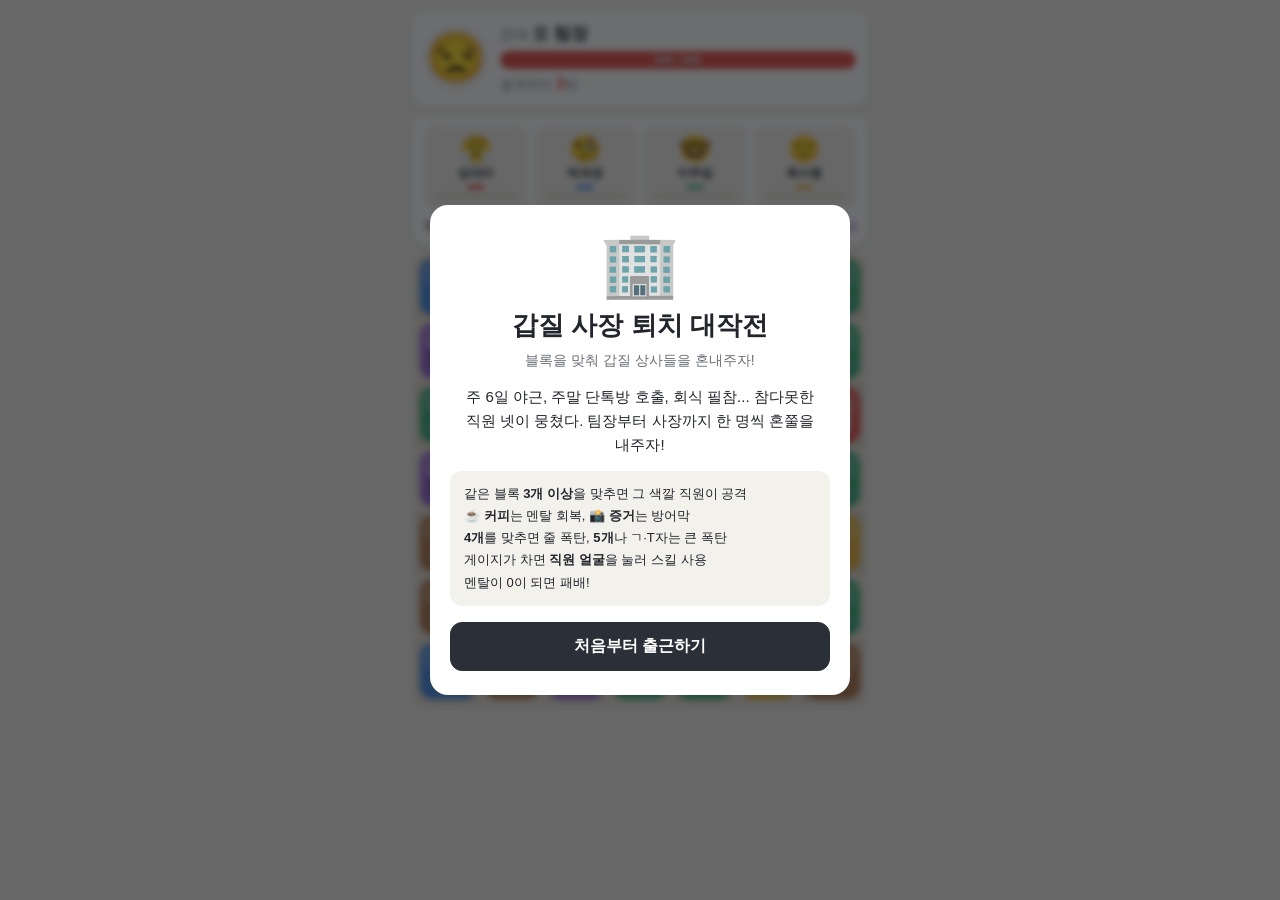
<file: puzzle/index.html>
<!doctype html>
<html lang="ko">
<head>
  <meta charset="utf-8">
  <meta name="viewport" content="width=device-width, initial-scale=1, viewport-fit=cover">
  <meta name="description" content="블록을 맞춰 갑질 사장을 물리치는 직장인 퍼즐 RPG.">
  <meta name="theme-color" content="#2b2f38">
  <title>갑질 사장 퇴치 대작전</title>
  <link rel="stylesheet" href="style.css">
</head>
<body>
  <div id="app">
    <header id="boss" class="boss">
      <div id="boss-face" class="boss-face">😒</div>
      <div class="boss-info">
        <div class="boss-name"><span id="boss-title"></span> <b id="boss-name"></b></div>
        <div class="bar hp"><i id="boss-hp-fill"></i><span id="boss-hp-text"></span></div>
        <div class="boss-cd">공격까지 <b id="boss-cd">3</b>턴</div>
      </div>
      <div id="bubble" class="bubble"></div>
    </header>

    <section id="team" class="team">
      <div id="members" class="members"></div>
      <div class="mental-row">
        <span class="label">멘탈</span>
        <div class="bar mental"><i id="mental-fill"></i><span id="mental-text"></span></div>
        <span id="shield" class="shield" title="증거 방어막">🛡️ 0</span>
      </div>
    </section>

    <div id="board-wrap" class="board-wrap">
      <canvas id="board" aria-label="퍼즐 판"></canvas>
    </div>

    <div id="overlay" class="overlay"></div>
  </div>

  <script src="game.js"></script>
</body>
</html>
</file>
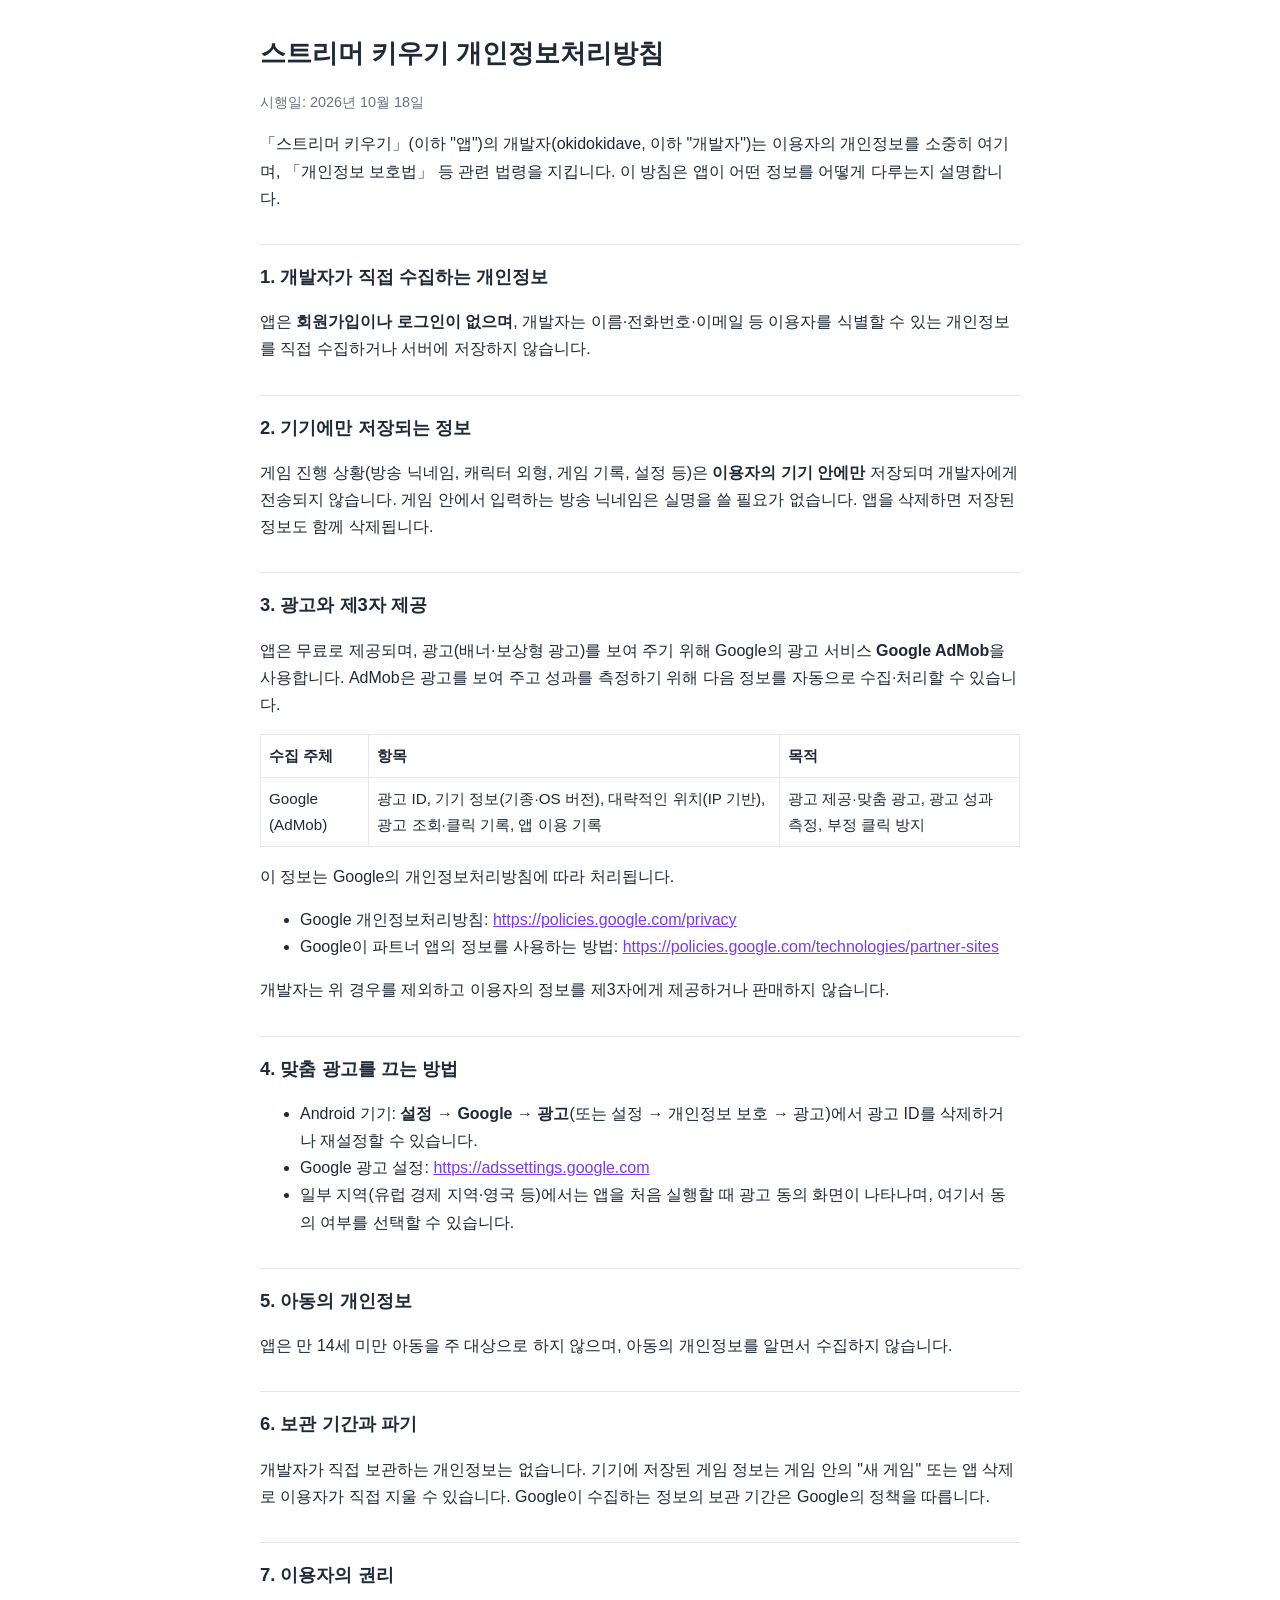
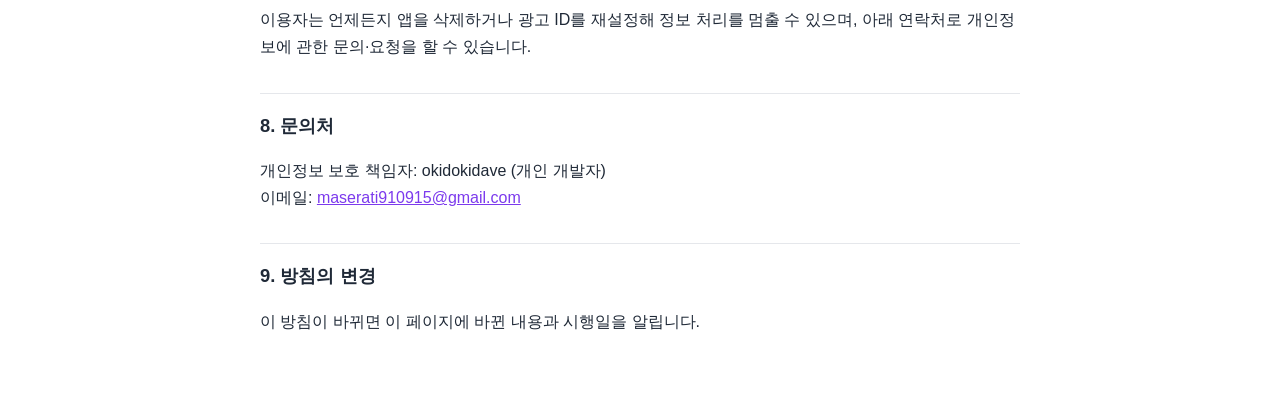
<file: streamer/privacy.html>
<!doctype html>
<html lang="ko">
<head>
<meta charset="utf-8">
<meta name="viewport" content="width=device-width, initial-scale=1">
<title>스트리머 키우기 개인정보처리방침</title>
<style>
  :root { --bg: #ffffff; --fg: #1f2937; --muted: #6b7280; --line: #e5e7eb; --accent: #7c3aed; }
  @media (prefers-color-scheme: dark) { :root { --bg: #111827; --fg: #e5e7eb; --muted: #9ca3af; --line: #374151; --accent: #a78bfa; } }
  body { margin: 0; background: var(--bg); color: var(--fg); font: 16px/1.7 -apple-system, "Apple SD Gothic Neo", "Malgun Gothic", sans-serif; }
  main { max-width: 760px; margin: 0 auto; padding: 32px 16px 64px; }
  h1 { font-size: 1.6rem; margin: 0 0 4px; }
  h2 { font-size: 1.15rem; margin: 32px 0 8px; padding-top: 16px; border-top: 1px solid var(--line); }
  .muted { color: var(--muted); font-size: .9rem; }
  a { color: var(--accent); }
  table { width: 100%; border-collapse: collapse; font-size: .95rem; }
  th, td { border: 1px solid var(--line); padding: 8px; text-align: left; vertical-align: top; }
</style>
</head>
<body>
<main>
<h1>스트리머 키우기 개인정보처리방침</h1>
<p class="muted">시행일: 2026년 10월 18일</p>

<p>「스트리머 키우기」(이하 "앱")의 개발자(okidokidave, 이하 "개발자")는 이용자의 개인정보를 소중히 여기며, 「개인정보 보호법」 등 관련 법령을 지킵니다. 이 방침은 앱이 어떤 정보를 어떻게 다루는지 설명합니다.</p>

<h2>1. 개발자가 직접 수집하는 개인정보</h2>
<p>앱은 <strong>회원가입이나 로그인이 없으며</strong>, 개발자는 이름·전화번호·이메일 등 이용자를 식별할 수 있는 개인정보를 직접 수집하거나 서버에 저장하지 않습니다.</p>

<h2>2. 기기에만 저장되는 정보</h2>
<p>게임 진행 상황(방송 닉네임, 캐릭터 외형, 게임 기록, 설정 등)은 <strong>이용자의 기기 안에만</strong> 저장되며 개발자에게 전송되지 않습니다. 게임 안에서 입력하는 방송 닉네임은 실명을 쓸 필요가 없습니다. 앱을 삭제하면 저장된 정보도 함께 삭제됩니다.</p>

<h2>3. 광고와 제3자 제공</h2>
<p>앱은 무료로 제공되며, 광고(배너·보상형 광고)를 보여 주기 위해 Google의 광고 서비스 <strong>Google AdMob</strong>을 사용합니다. AdMob은 광고를 보여 주고 성과를 측정하기 위해 다음 정보를 자동으로 수집·처리할 수 있습니다.</p>
<table>
  <tr><th>수집 주체</th><th>항목</th><th>목적</th></tr>
  <tr><td>Google (AdMob)</td><td>광고 ID, 기기 정보(기종·OS 버전), 대략적인 위치(IP 기반), 광고 조회·클릭 기록, 앱 이용 기록</td><td>광고 제공·맞춤 광고, 광고 성과 측정, 부정 클릭 방지</td></tr>
</table>
<p>이 정보는 Google의 개인정보처리방침에 따라 처리됩니다.</p>
<ul>
  <li>Google 개인정보처리방침: <a href="https://policies.google.com/privacy">https://policies.google.com/privacy</a></li>
  <li>Google이 파트너 앱의 정보를 사용하는 방법: <a href="https://policies.google.com/technologies/partner-sites">https://policies.google.com/technologies/partner-sites</a></li>
</ul>
<p>개발자는 위 경우를 제외하고 이용자의 정보를 제3자에게 제공하거나 판매하지 않습니다.</p>

<h2>4. 맞춤 광고를 끄는 방법</h2>
<ul>
  <li>Android 기기: <strong>설정 → Google → 광고</strong>(또는 설정 → 개인정보 보호 → 광고)에서 광고 ID를 삭제하거나 재설정할 수 있습니다.</li>
  <li>Google 광고 설정: <a href="https://adssettings.google.com">https://adssettings.google.com</a></li>
  <li>일부 지역(유럽 경제 지역·영국 등)에서는 앱을 처음 실행할 때 광고 동의 화면이 나타나며, 여기서 동의 여부를 선택할 수 있습니다.</li>
</ul>

<h2>5. 아동의 개인정보</h2>
<p>앱은 만 14세 미만 아동을 주 대상으로 하지 않으며, 아동의 개인정보를 알면서 수집하지 않습니다.</p>

<h2>6. 보관 기간과 파기</h2>
<p>개발자가 직접 보관하는 개인정보는 없습니다. 기기에 저장된 게임 정보는 게임 안의 "새 게임" 또는 앱 삭제로 이용자가 직접 지울 수 있습니다. Google이 수집하는 정보의 보관 기간은 Google의 정책을 따릅니다.</p>

<h2>7. 이용자의 권리</h2>
<p>이용자는 언제든지 앱을 삭제하거나 광고 ID를 재설정해 정보 처리를 멈출 수 있으며, 아래 연락처로 개인정보에 관한 문의·요청을 할 수 있습니다.</p>

<h2>8. 문의처</h2>
<p>개인정보 보호 책임자: okidokidave (개인 개발자)<br>
이메일: <a href="mailto:maserati910915@gmail.com">maserati910915@gmail.com</a></p>

<h2>9. 방침의 변경</h2>
<p>이 방침이 바뀌면 이 페이지에 바뀐 내용과 시행일을 알립니다.</p>
</main>
</body>
</html>
</file>
<file: puzzle/style.css>
:root {
  --bg: #f3f1ec;
  --panel: #ffffff;
  --text: #22252b;
  --muted: #6b7079;
  --line: #e1ddd4;
  --board-a: #e7e2d7;
  --board-b: #ddd6c8;
  --hp: #e5534b;
  --mental: #3fb27f;
  --shield: #9b6ad6;
  --gauge: #e8b53a;
  --accent: #2b2f38;
  --accent-text: #ffffff;
  --shadow: 0 2px 10px rgba(0, 0, 0, 0.08);
}

@media (prefers-color-scheme: dark) {
  :root:not([data-theme="light"]) {
    --bg: #17191e;
    --panel: #22252c;
    --text: #e9e9ec;
    --muted: #9a9ea8;
    --line: #33363f;
    --board-a: #2a2d35;
    --board-b: #25282f;
    --accent: #e9e9ec;
    --accent-text: #17191e;
    --shadow: 0 2px 10px rgba(0, 0, 0, 0.4);
  }
}

:root[data-theme="dark"] {
  --bg: #17191e;
  --panel: #22252c;
  --text: #e9e9ec;
  --muted: #9a9ea8;
  --line: #33363f;
  --board-a: #2a2d35;
  --board-b: #25282f;
  --accent: #e9e9ec;
  --accent-text: #17191e;
  --shadow: 0 2px 10px rgba(0, 0, 0, 0.4);
}

* { box-sizing: border-box; }

html, body {
  margin: 0;
  height: 100%;
  background: var(--bg);
  color: var(--text);
  font-family: -apple-system, BlinkMacSystemFont, "Apple SD Gothic Neo", "Malgun Gothic", "Noto Sans KR", sans-serif;
  -webkit-tap-highlight-color: transparent;
  overscroll-behavior: none;
}

#app {
  position: relative;
  max-width: 480px;
  min-height: 100%;
  margin: 0 auto;
  padding: 10px 12px 16px;
  display: flex;
  flex-direction: column;
  gap: 10px;
  user-select: none;
  -webkit-user-select: none;
}

/* 보스 */
.boss {
  position: relative;
  display: flex;
  align-items: center;
  gap: 12px;
  padding: 12px;
  background: var(--panel);
  border-radius: 14px;
  box-shadow: var(--shadow);
}

.boss-face {
  font-size: 48px;
  line-height: 1;
  width: 64px;
  height: 64px;
  display: grid;
  place-items: center;
  border-radius: 50%;
  background: var(--bg);
  flex: none;
}

.boss-face.hurt { animation: hurt 0.3s; }
.boss.attack { animation: lunge 0.45s; }

.boss-info { flex: 1; min-width: 0; }
.boss-name { font-size: 14px; color: var(--muted); margin-bottom: 6px; }
.boss-name b { color: var(--text); font-size: 17px; }
.boss-cd { font-size: 13px; color: var(--muted); margin-top: 6px; }
.boss-cd b { color: var(--hp); font-size: 16px; }
.boss-cd.danger b { animation: blink 0.8s infinite; }

.bubble {
  position: absolute;
  left: 76px;
  right: 12px;
  top: calc(100% - 6px);
  z-index: 5;
  padding: 8px 12px;
  background: var(--text);
  color: var(--bg);
  border-radius: 10px;
  font-size: 14px;
  font-weight: 600;
  opacity: 0;
  transform: translateY(-4px);
  transition: opacity 0.2s, transform 0.2s;
  pointer-events: none;
}

.bubble.show { opacity: 1; transform: none; }

/* 막대 */
.bar {
  position: relative;
  height: 18px;
  border-radius: 9px;
  background: var(--line);
  overflow: hidden;
}

.bar i {
  position: absolute;
  inset: 0 auto 0 0;
  width: 100%;
  border-radius: inherit;
  transition: width 0.35s ease-out;
}

.bar.hp i { background: var(--hp); }
.bar.mental i { background: var(--mental); }

.bar span {
  position: absolute;
  inset: 0;
  display: grid;
  place-items: center;
  font-size: 11px;
  font-weight: 700;
  color: #fff;
  text-shadow: 0 1px 2px rgba(0, 0, 0, 0.5);
}

/* 팀 */
.team {
  padding: 10px 12px;
  background: var(--panel);
  border-radius: 14px;
  box-shadow: var(--shadow);
}

.members {
  display: grid;
  grid-template-columns: repeat(4, 1fr);
  gap: 6px;
  margin-bottom: 8px;
}

.member {
  position: relative;
  padding: 6px 2px 8px;
  border: 2px solid transparent;
  border-radius: 10px;
  background: var(--bg);
  color: var(--text);
  font: inherit;
  text-align: center;
  cursor: default;
}

.member .face { font-size: 26px; line-height: 1.2; }
.member .name { font-size: 12px; font-weight: 700; }
.member .tag { display: block; width: 18px; height: 4px; margin: 3px auto 5px; border-radius: 2px; }
.member .gauge { height: 5px; margin: 0 6px; border-radius: 3px; background: var(--line); overflow: hidden; }
.member .gauge i { display: block; height: 100%; width: 0; background: var(--gauge); transition: width 0.3s; }

.member.ready {
  border-color: var(--gauge);
  cursor: pointer;
  animation: pulse 1.2s infinite;
}

.member.ready::after {
  content: "스킬!";
  position: absolute;
  top: -8px;
  right: -4px;
  padding: 1px 5px;
  border-radius: 6px;
  background: var(--gauge);
  color: #3a2a00;
  font-size: 10px;
  font-weight: 800;
}

.mental-row { display: flex; align-items: center; gap: 8px; }
.mental-row .label { font-size: 12px; font-weight: 700; color: var(--muted); }
.mental-row .bar { flex: 1; }
.shield { font-size: 13px; font-weight: 700; color: var(--shield); min-width: 52px; text-align: right; }

/* 판 */
.board-wrap {
  flex: 1;
  display: flex;
  justify-content: center;
  align-items: flex-start;
}

#board {
  display: block;
  border-radius: 12px;
  touch-action: none;
  box-shadow: var(--shadow);
}

.board-wrap.hit #board { animation: shake 0.4s; }

/* 떠오르는 글자 */
.float {
  position: absolute;
  z-index: 20;
  transform: translate(-50%, -50%);
  font-weight: 900;
  font-size: 22px;
  white-space: nowrap;
  pointer-events: none;
  text-shadow: 0 2px 0 rgba(0, 0, 0, 0.25);
  animation: rise 0.9s ease-out forwards;
}

.float.dmg { color: var(--hp); font-size: 26px; }
.float.heal { color: var(--mental); }
.float.shield { color: var(--shield); }
.float.combo { color: var(--gauge); font-size: 30px; -webkit-text-stroke: 1px rgba(0, 0, 0, 0.35); }
.float.info { color: var(--text); font-size: 18px; }

/* 오버레이 */
.overlay {
  position: fixed;
  inset: 0;
  z-index: 50;
  display: none;
  align-items: center;
  justify-content: center;
  padding: 16px;
  background: rgba(10, 12, 16, 0.6);
  backdrop-filter: blur(3px);
}

.overlay.show { display: flex; }

.card {
  width: 100%;
  max-width: 420px;
  max-height: 100%;
  overflow-y: auto;
  padding: 24px 20px;
  background: var(--panel);
  border-radius: 18px;
  text-align: center;
  animation: pop 0.25s ease-out;
}

.card .big { font-size: 64px; line-height: 1.1; margin-bottom: 8px; }
.card h1 { margin: 0 0 6px; font-size: 26px; }
.card h2 { margin: 0 0 6px; font-size: 22px; }
.card .sub { margin: 0 0 14px; color: var(--muted); font-size: 14px; }
.card p { line-height: 1.6; font-size: 15px; margin: 0 0 14px; word-break: keep-all; }
.card .quote { font-weight: 700; font-style: italic; }

.howto {
  margin: 0 0 16px;
  padding: 12px 14px;
  border-radius: 12px;
  background: var(--bg);
  text-align: left;
  font-size: 13px;
  line-height: 1.7;
  list-style: none;
}

.howto b { color: var(--text); }

.btns { display: flex; flex-direction: column; gap: 8px; }

.btn {
  padding: 13px 16px;
  border: 1px solid var(--line);
  border-radius: 12px;
  background: var(--panel);
  color: var(--text);
  font: inherit;
  font-size: 16px;
  font-weight: 700;
  cursor: pointer;
}

.btn.primary { background: var(--accent); color: var(--accent-text); border-color: var(--accent); }

@keyframes rise {
  0% { opacity: 0; transform: translate(-50%, -30%) scale(0.7); }
  20% { opacity: 1; transform: translate(-50%, -60%) scale(1.15); }
  100% { opacity: 0; transform: translate(-50%, -160%) scale(1); }
}

@keyframes hurt {
  0%, 100% { transform: none; }
  25% { transform: translateX(-6px) rotate(-6deg); filter: brightness(1.6); }
  75% { transform: translateX(6px) rotate(6deg); }
}

@keyframes lunge {
  0%, 100% { transform: none; }
  40% { transform: translateY(10px) scale(1.03); }
}

@keyframes shake {
  0%, 100% { transform: none; }
  20% { transform: translateX(-8px); }
  40% { transform: translateX(8px); }
  60% { transform: translateX(-5px); }
  80% { transform: translateX(5px); }
}

@keyframes pulse {
  50% { transform: translateY(-2px); box-shadow: 0 0 0 3px rgba(232, 181, 58, 0.35); }
}

@keyframes blink { 50% { opacity: 0.3; } }

@keyframes pop {
  from { transform: scale(0.92); opacity: 0; }
  to { transform: none; opacity: 1; }
}
</file>
